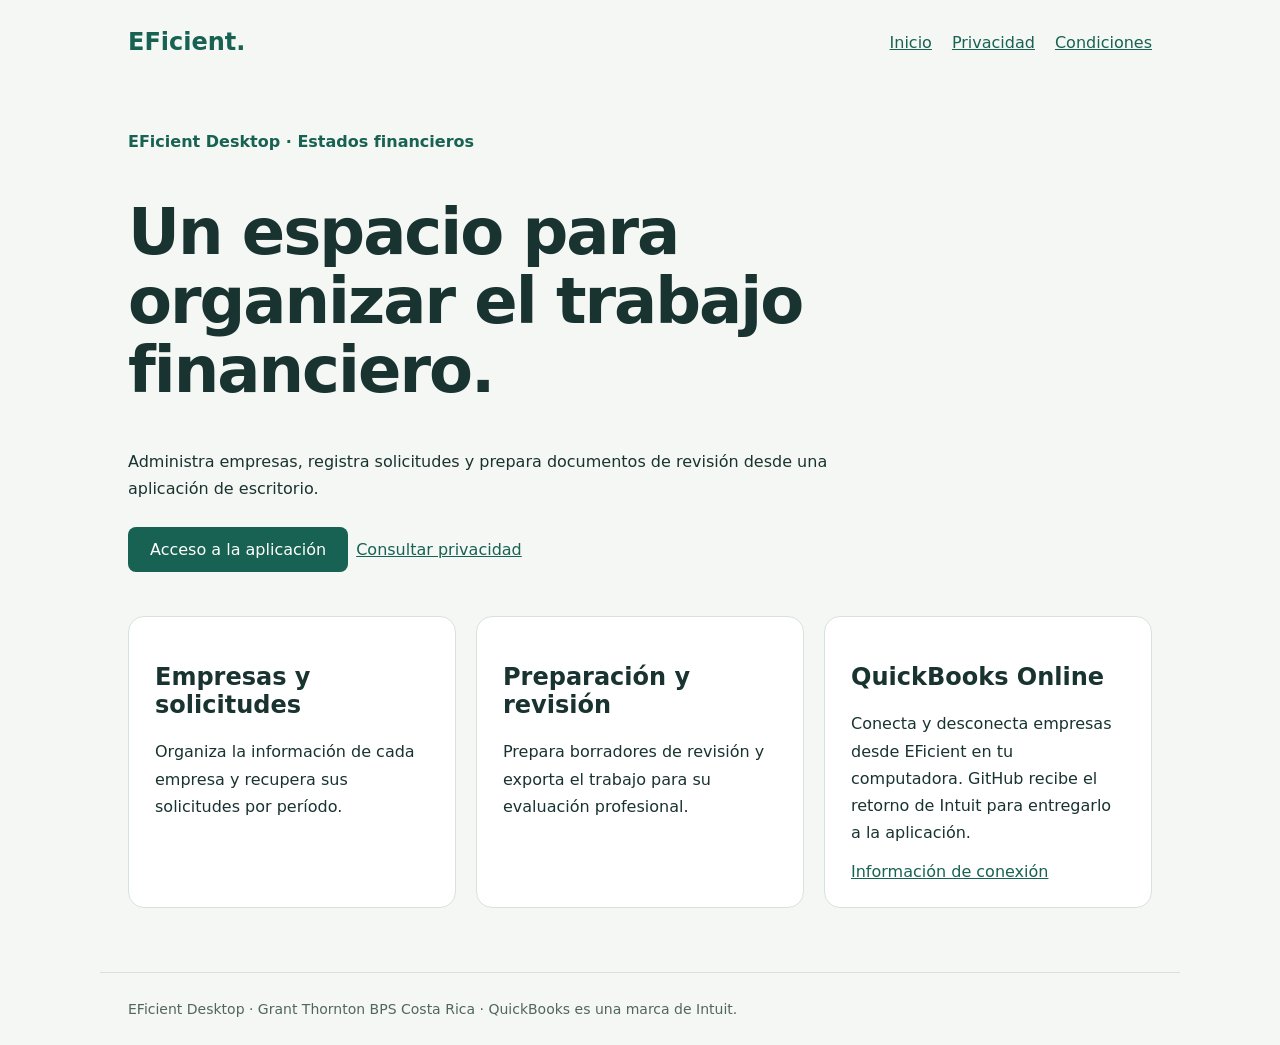
<file: index.html>
<!doctype html><html lang="es"><head><meta charset="utf-8"><meta name="viewport" content="width=device-width, initial-scale=1"><title>EFicient · EFicient Desktop</title><meta name="description" content="Información de EFicient Desktop, privacidad y conexión con QuickBooks Online."><link rel="stylesheet" href="styles.css"></head><body><header><a class="brand" href="index.html">EFicient<span aria-hidden="true">.</span></a><nav aria-label="Principal"><a href="index.html">Inicio</a><a href="privacy.html">Privacidad</a><a href="terms.html">Condiciones</a></nav></header><main><p class="eyebrow">EFicient Desktop · Estados financieros</p><h1>Un espacio para organizar el trabajo financiero.</h1><p>Administra empresas, registra solicitudes y prepara documentos de revisión desde una aplicación de escritorio.</p><a class="button" href="launch.html">Acceso a la aplicación</a><a href="privacy.html">Consultar privacidad</a><div class="grid"><section class="card"><h2>Empresas y solicitudes</h2><p>Organiza la información de cada empresa y recupera sus solicitudes por período.</p></section><section class="card"><h2>Preparación y revisión</h2><p>Prepara borradores de revisión y exporta el trabajo para su evaluación profesional.</p></section><section class="card"><h2>QuickBooks Online</h2><p>Conecta y desconecta empresas desde EFicient en tu computadora. GitHub recibe el retorno de Intuit para entregarlo a la aplicación.</p><a href="connect.html">Información de conexión</a></section></div></main><footer>EFicient Desktop · Grant Thornton BPS Costa Rica · QuickBooks es una marca de Intuit.</footer></body></html>
</file>
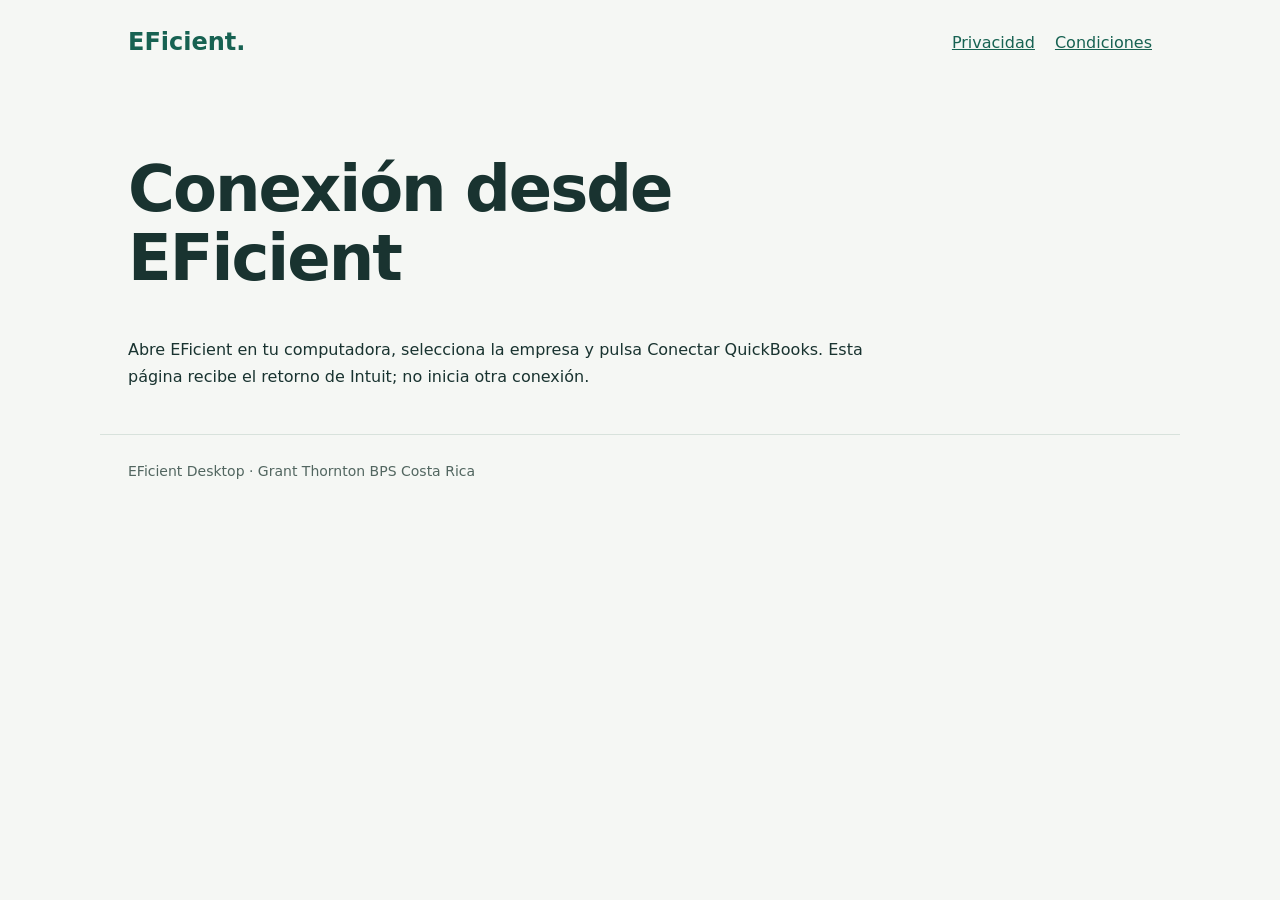
<file: connect.html>
<!doctype html><html lang="es"><head><meta charset="utf-8"><meta name="viewport" content="width=device-width, initial-scale=1"><meta name="referrer" content="no-referrer"><title>EFicient · Retorno de QuickBooks</title><link rel="stylesheet" href="styles.css"></head><body><header><a class="brand" href="index.html">EFicient.</a><nav aria-label="Principal"><a href="privacy.html">Privacidad</a><a href="terms.html">Condiciones</a></nav></header><main><h1 id="title">Conexión desde EFicient</h1><p id="instructions">Abre EFicient en tu computadora, selecciona la empresa y pulsa Conectar QuickBooks. Esta página recibe el retorno de Intuit; no inicia otra conexión.</p><section id="return-panel" hidden><label for="callback">URL de retorno para EFicient</label><textarea id="callback" readonly rows="5" style="width:100%;box-sizing:border-box"></textarea><button id="copy" class="button" type="button">Copiar retorno</button><p id="status" role="status"></p><p>Vuelve al diálogo de EFicient, pega este retorno en «URL de retorno (request/callback)» y pulsa «Guardar conexión». Confirma que la compañía corresponde a la empresa seleccionada. La conexión solo queda guardada cuando EFicient muestra «QBO conectado».</p></section></main><footer>EFicient Desktop · Grant Thornton BPS Costa Rica</footer><script src="callback.js"></script></body></html>
</file>
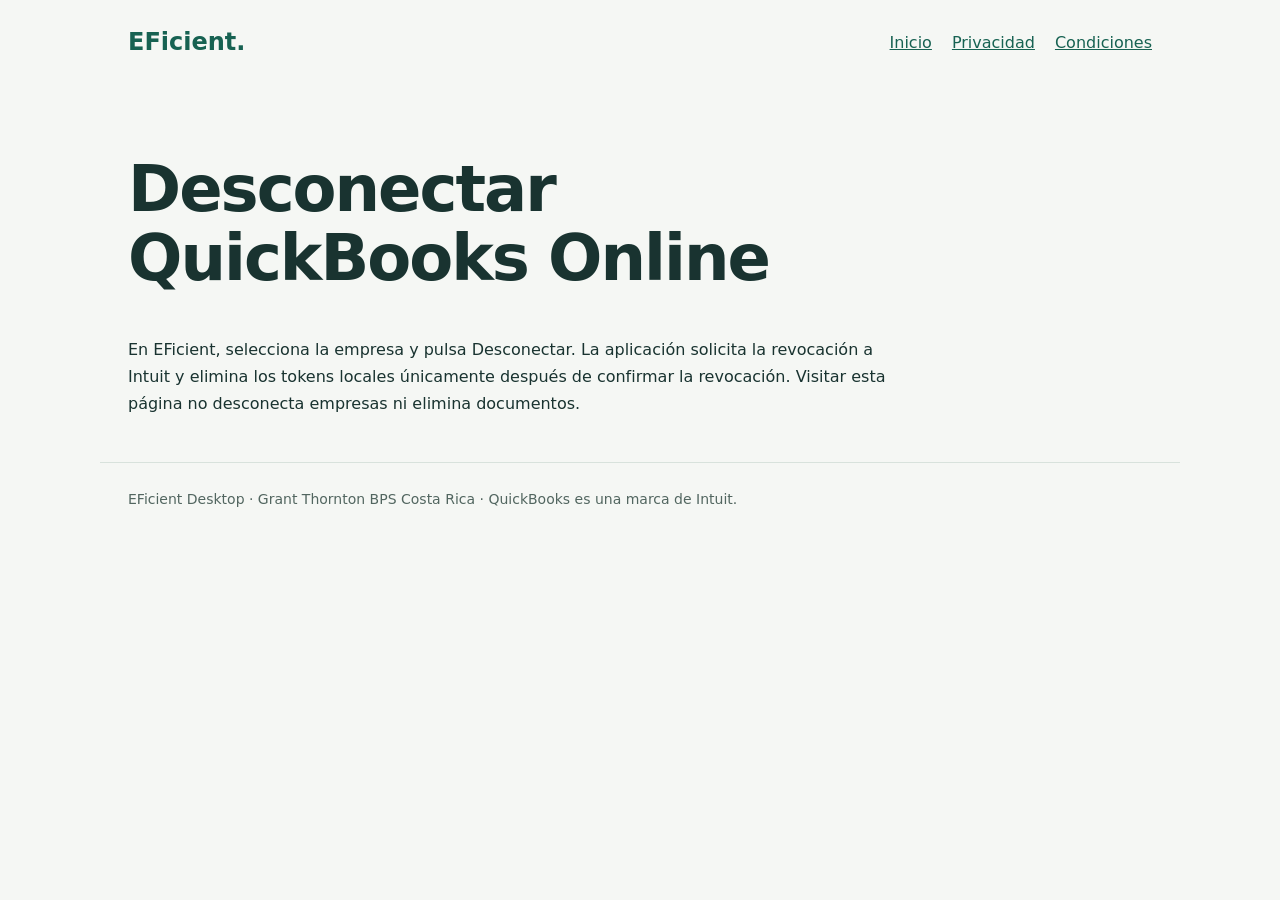
<file: disconnect.html>
<!doctype html><html lang="es"><head><meta charset="utf-8"><meta name="viewport" content="width=device-width, initial-scale=1"><title>EFicient · QuickBooks Online</title><link rel="stylesheet" href="styles.css"></head><body><header><a class="brand" href="index.html">EFicient.</a><nav aria-label="Principal"><a href="index.html">Inicio</a><a href="privacy.html">Privacidad</a><a href="terms.html">Condiciones</a></nav></header><main><h1>Desconectar QuickBooks Online</h1><p>En EFicient, selecciona la empresa y pulsa Desconectar. La aplicación solicita la revocación a Intuit y elimina los tokens locales únicamente después de confirmar la revocación. Visitar esta página no desconecta empresas ni elimina documentos.</p></main><footer>EFicient Desktop · Grant Thornton BPS Costa Rica · QuickBooks es una marca de Intuit.</footer></body></html>
</file>
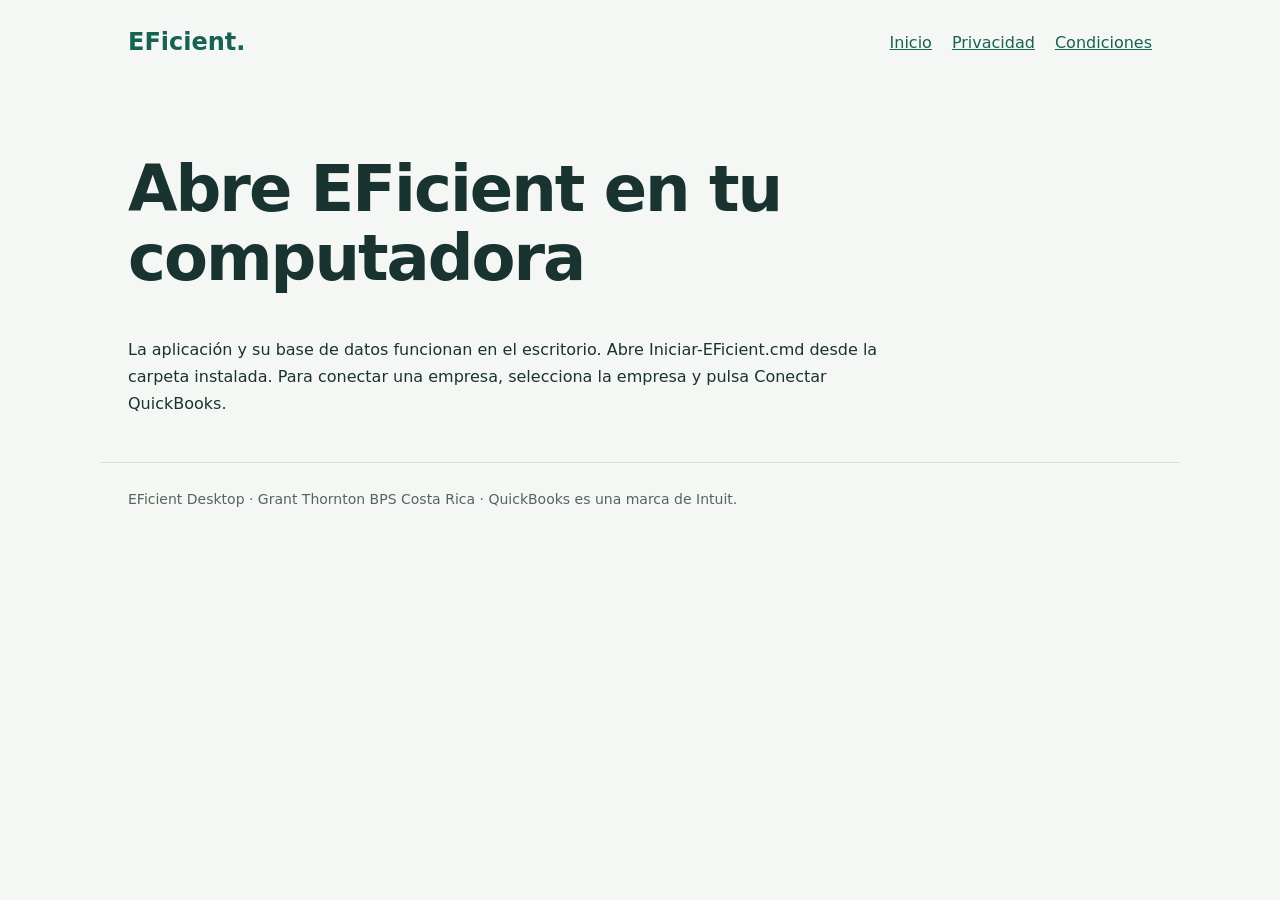
<file: launch.html>
<!doctype html><html lang="es"><head><meta charset="utf-8"><meta name="viewport" content="width=device-width, initial-scale=1"><title>EFicient · QuickBooks Online</title><link rel="stylesheet" href="styles.css"></head><body><header><a class="brand" href="index.html">EFicient.</a><nav aria-label="Principal"><a href="index.html">Inicio</a><a href="privacy.html">Privacidad</a><a href="terms.html">Condiciones</a></nav></header><main><h1>Abre EFicient en tu computadora</h1><p>La aplicación y su base de datos funcionan en el escritorio. Abre Iniciar-EFicient.cmd desde la carpeta instalada. Para conectar una empresa, selecciona la empresa y pulsa Conectar QuickBooks.</p></main><footer>EFicient Desktop · Grant Thornton BPS Costa Rica · QuickBooks es una marca de Intuit.</footer></body></html>
</file>
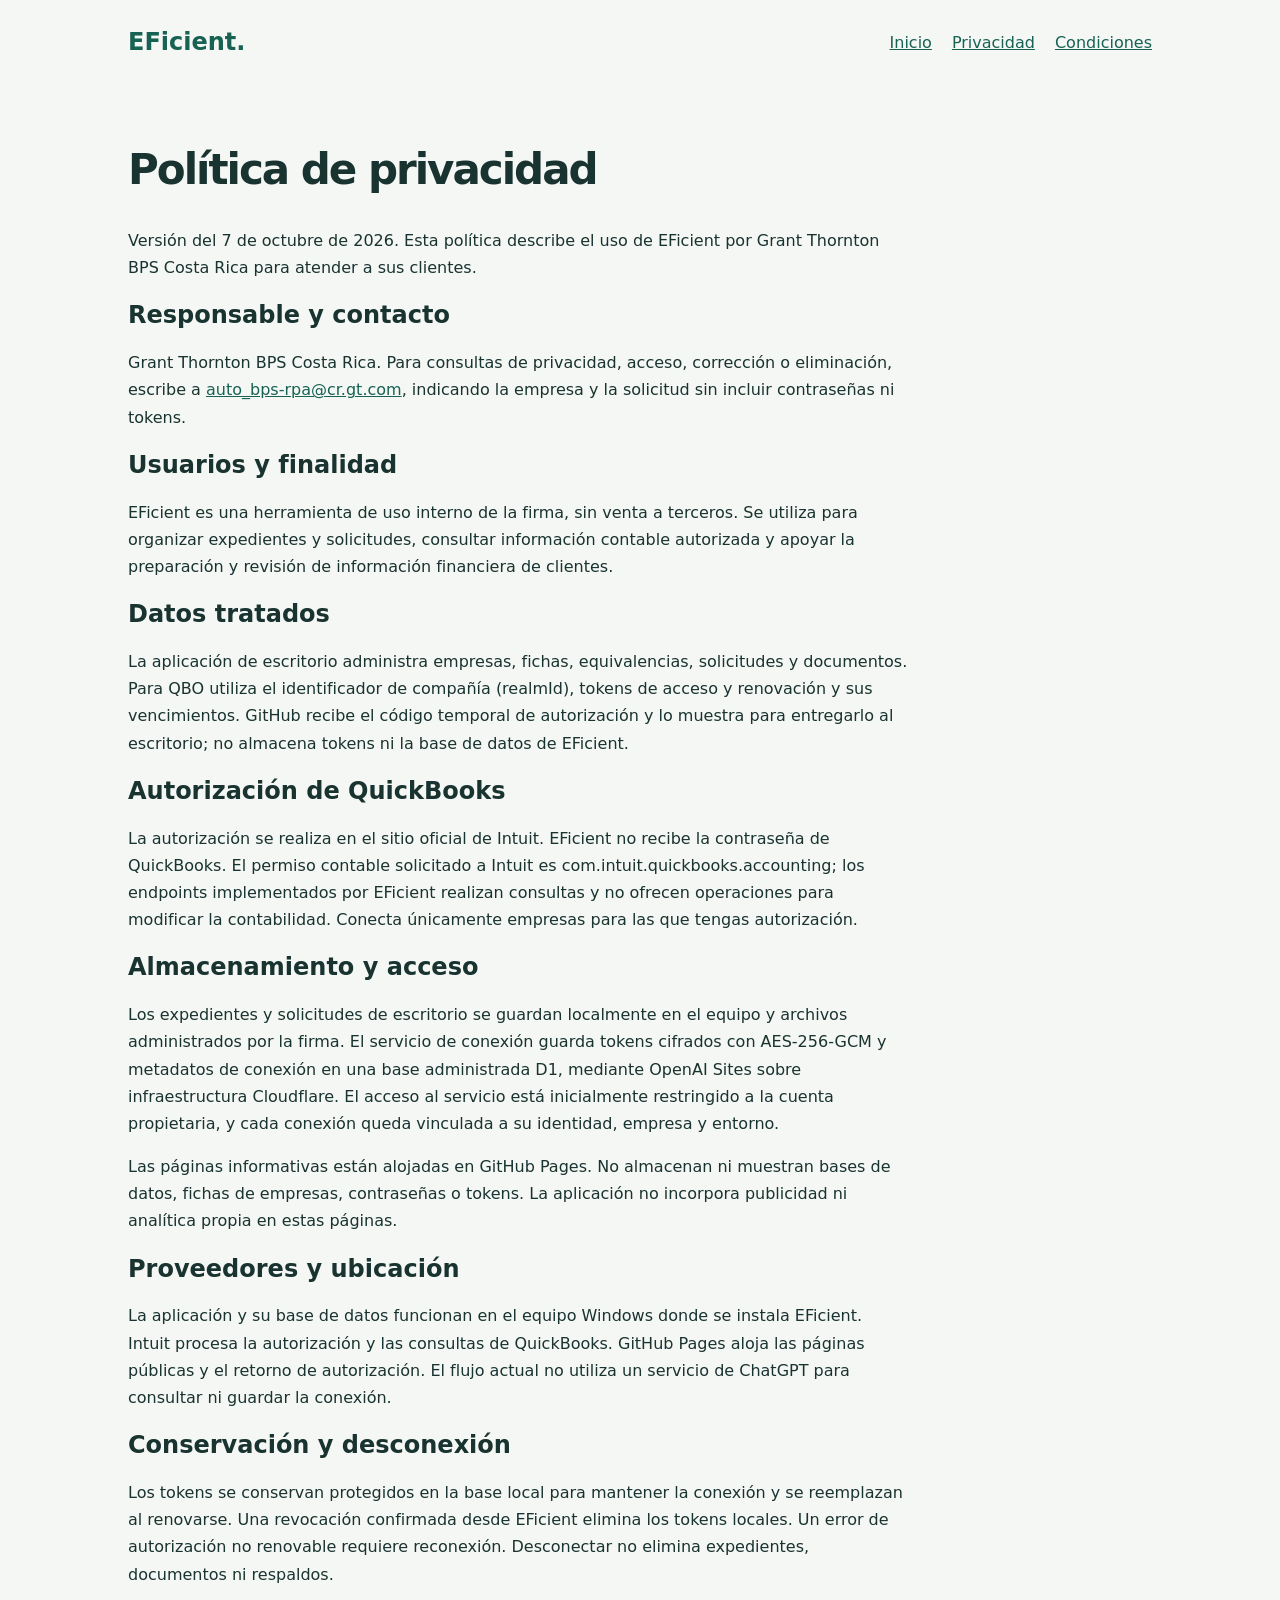
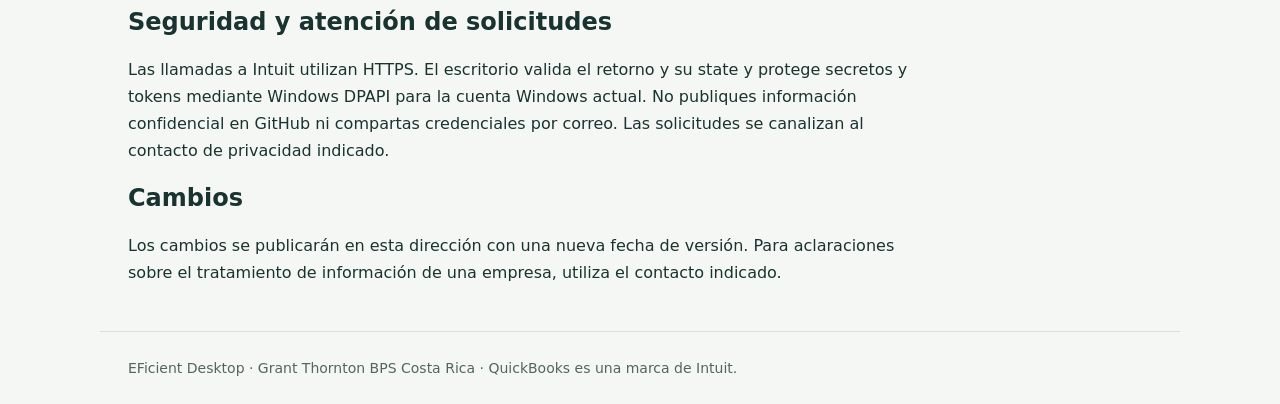
<file: privacy.html>
<!doctype html><html lang="es"><head><meta charset="utf-8"><meta name="viewport" content="width=device-width, initial-scale=1"><title>Política de privacidad · EFicient Desktop</title><link rel="stylesheet" href="styles.css"></head><body><header><a class="brand" href="index.html">EFicient.</a><nav aria-label="Principal"><a href="index.html">Inicio</a><a href="privacy.html">Privacidad</a><a href="terms.html">Condiciones</a></nav></header><main><article class="legal"><h1>Política de privacidad</h1><p>Versión del 7 de octubre de 2026. Esta política describe el uso de EFicient por Grant Thornton BPS Costa Rica para atender a sus clientes.</p><h2>Responsable y contacto</h2><p>Grant Thornton BPS Costa Rica. Para consultas de privacidad, acceso, corrección o eliminación, escribe a <a href="mailto:auto_bps-rpa@cr.gt.com">auto_bps-rpa@cr.gt.com</a>, indicando la empresa y la solicitud sin incluir contraseñas ni tokens.</p><h2>Usuarios y finalidad</h2><p>EFicient es una herramienta de uso interno de la firma, sin venta a terceros. Se utiliza para organizar expedientes y solicitudes, consultar información contable autorizada y apoyar la preparación y revisión de información financiera de clientes.</p><h2>Datos tratados</h2><p>La aplicación de escritorio administra empresas, fichas, equivalencias, solicitudes y documentos. Para QBO utiliza el identificador de compañía (realmId), tokens de acceso y renovación y sus vencimientos. GitHub recibe el código temporal de autorización y lo muestra para entregarlo al escritorio; no almacena tokens ni la base de datos de EFicient.</p><h2>Autorización de QuickBooks</h2><p>La autorización se realiza en el sitio oficial de Intuit. EFicient no recibe la contraseña de QuickBooks. El permiso contable solicitado a Intuit es com.intuit.quickbooks.accounting; los endpoints implementados por EFicient realizan consultas y no ofrecen operaciones para modificar la contabilidad. Conecta únicamente empresas para las que tengas autorización.</p><h2>Almacenamiento y acceso</h2><p>Los expedientes y solicitudes de escritorio se guardan localmente en el equipo y archivos administrados por la firma. El servicio de conexión guarda tokens cifrados con AES-256-GCM y metadatos de conexión en una base administrada D1, mediante OpenAI Sites sobre infraestructura Cloudflare. El acceso al servicio está inicialmente restringido a la cuenta propietaria, y cada conexión queda vinculada a su identidad, empresa y entorno.</p><p>Las páginas informativas están alojadas en GitHub Pages. No almacenan ni muestran bases de datos, fichas de empresas, contraseñas o tokens. La aplicación no incorpora publicidad ni analítica propia en estas páginas.</p><h2>Proveedores y ubicación</h2><p>La aplicación y su base de datos funcionan en el equipo Windows donde se instala EFicient. Intuit procesa la autorización y las consultas de QuickBooks. GitHub Pages aloja las páginas públicas y el retorno de autorización. El flujo actual no utiliza un servicio de ChatGPT para consultar ni guardar la conexión.</p><h2>Conservación y desconexión</h2><p>Los tokens se conservan protegidos en la base local para mantener la conexión y se reemplazan al renovarse. Una revocación confirmada desde EFicient elimina los tokens locales. Un error de autorización no renovable requiere reconexión. Desconectar no elimina expedientes, documentos ni respaldos.</p><h2>Seguridad y atención de solicitudes</h2><p>Las llamadas a Intuit utilizan HTTPS. El escritorio valida el retorno y su state y protege secretos y tokens mediante Windows DPAPI para la cuenta Windows actual. No publiques información confidencial en GitHub ni compartas credenciales por correo. Las solicitudes se canalizan al contacto de privacidad indicado.</p><h2>Cambios</h2><p>Los cambios se publicarán en esta dirección con una nueva fecha de versión. Para aclaraciones sobre el tratamiento de información de una empresa, utiliza el contacto indicado.</p></article></main><footer>EFicient Desktop · Grant Thornton BPS Costa Rica · QuickBooks es una marca de Intuit.</footer></body></html>
</file>
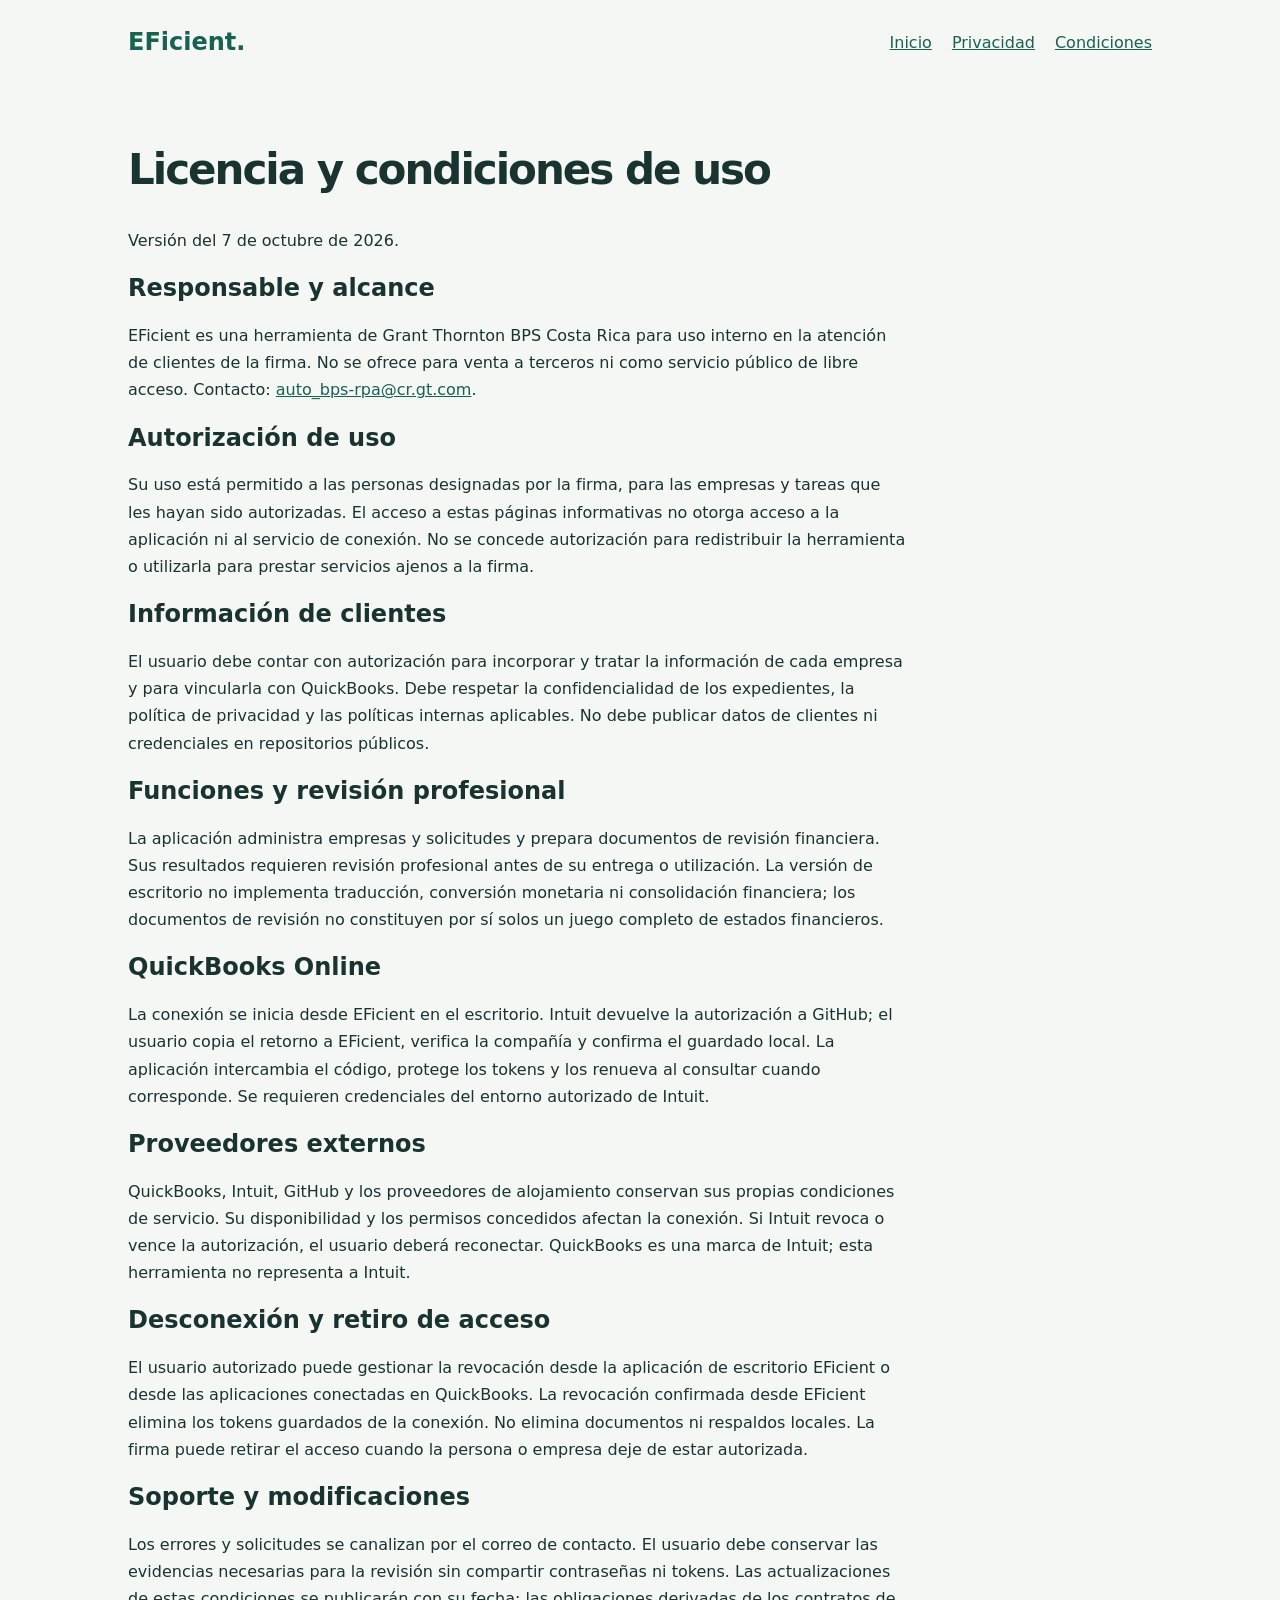
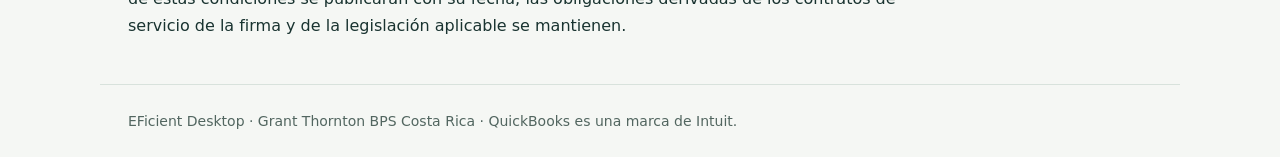
<file: terms.html>
<!doctype html><html lang="es"><head><meta charset="utf-8"><meta name="viewport" content="width=device-width, initial-scale=1"><title>Licencia y condiciones de uso · EFicient Desktop</title><link rel="stylesheet" href="styles.css"></head><body><header><a class="brand" href="index.html">EFicient.</a><nav aria-label="Principal"><a href="index.html">Inicio</a><a href="privacy.html">Privacidad</a><a href="terms.html">Condiciones</a></nav></header><main><article class="legal"><h1>Licencia y condiciones de uso</h1><p>Versión del 7 de octubre de 2026.</p><h2>Responsable y alcance</h2><p>EFicient es una herramienta de Grant Thornton BPS Costa Rica para uso interno en la atención de clientes de la firma. No se ofrece para venta a terceros ni como servicio público de libre acceso. Contacto: <a href="mailto:auto_bps-rpa@cr.gt.com">auto_bps-rpa@cr.gt.com</a>.</p><h2>Autorización de uso</h2><p>Su uso está permitido a las personas designadas por la firma, para las empresas y tareas que les hayan sido autorizadas. El acceso a estas páginas informativas no otorga acceso a la aplicación ni al servicio de conexión. No se concede autorización para redistribuir la herramienta o utilizarla para prestar servicios ajenos a la firma.</p><h2>Información de clientes</h2><p>El usuario debe contar con autorización para incorporar y tratar la información de cada empresa y para vincularla con QuickBooks. Debe respetar la confidencialidad de los expedientes, la política de privacidad y las políticas internas aplicables. No debe publicar datos de clientes ni credenciales en repositorios públicos.</p><h2>Funciones y revisión profesional</h2><p>La aplicación administra empresas y solicitudes y prepara documentos de revisión financiera. Sus resultados requieren revisión profesional antes de su entrega o utilización. La versión de escritorio no implementa traducción, conversión monetaria ni consolidación financiera; los documentos de revisión no constituyen por sí solos un juego completo de estados financieros.</p><h2>QuickBooks Online</h2><p>La conexión se inicia desde EFicient en el escritorio. Intuit devuelve la autorización a GitHub; el usuario copia el retorno a EFicient, verifica la compañía y confirma el guardado local. La aplicación intercambia el código, protege los tokens y los renueva al consultar cuando corresponde. Se requieren credenciales del entorno autorizado de Intuit.</p><h2>Proveedores externos</h2><p>QuickBooks, Intuit, GitHub y los proveedores de alojamiento conservan sus propias condiciones de servicio. Su disponibilidad y los permisos concedidos afectan la conexión. Si Intuit revoca o vence la autorización, el usuario deberá reconectar. QuickBooks es una marca de Intuit; esta herramienta no representa a Intuit.</p><h2>Desconexión y retiro de acceso</h2><p>El usuario autorizado puede gestionar la revocación desde la aplicación de escritorio EFicient o desde las aplicaciones conectadas en QuickBooks. La revocación confirmada desde EFicient elimina los tokens guardados de la conexión. No elimina documentos ni respaldos locales. La firma puede retirar el acceso cuando la persona o empresa deje de estar autorizada.</p><h2>Soporte y modificaciones</h2><p>Los errores y solicitudes se canalizan por el correo de contacto. El usuario debe conservar las evidencias necesarias para la revisión sin compartir contraseñas ni tokens. Las actualizaciones de estas condiciones se publicarán con su fecha; las obligaciones derivadas de los contratos de servicio de la firma y de la legislación aplicable se mantienen.</p></article></main><footer>EFicient Desktop · Grant Thornton BPS Costa Rica · QuickBooks es una marca de Intuit.</footer></body></html>
</file>
<file: styles.css>
:root{font-family:system-ui,sans-serif;color:#193330;background:#f5f7f4}*{box-sizing:border-box}body{margin:0}header,main,footer{max-width:1080px;margin:auto;padding:28px}header{display:flex;justify-content:space-between;align-items:center;gap:20px}a{color:#176252}nav{display:flex;gap:20px;flex-wrap:wrap}.brand{font-size:24px;font-weight:750;text-decoration:none}h1{font-size:clamp(36px,6vw,64px);letter-spacing:-2px;line-height:1.08;max-width:800px}h2{font-size:24px}p,li{line-height:1.7;max-width:780px}.eyebrow{color:#176252;font-weight:650}.notice{border-left:4px solid #ae7420;background:#fff4dc;padding:16px 20px;border-radius:6px}.grid{display:grid;grid-template-columns:repeat(auto-fit,minmax(240px,1fr));gap:20px;margin:36px 0}.card{padding:26px;background:white;border:1px solid #d8e2dc;border-radius:16px}.button{display:inline-block;padding:13px 22px;background:#176252;color:white;border-radius:8px;text-decoration:none;margin:8px 8px 8px 0}footer{border-top:1px solid #d8e2dc;font-size:14px;color:#526660}article{max-width:820px}.legal h1{font-size:42px}a:focus-visible{outline:3px solid #ae7420;outline-offset:5px}@media(max-width:600px){header{align-items:flex-start;flex-direction:column}header,main,footer{padding:22px}}
</file>
